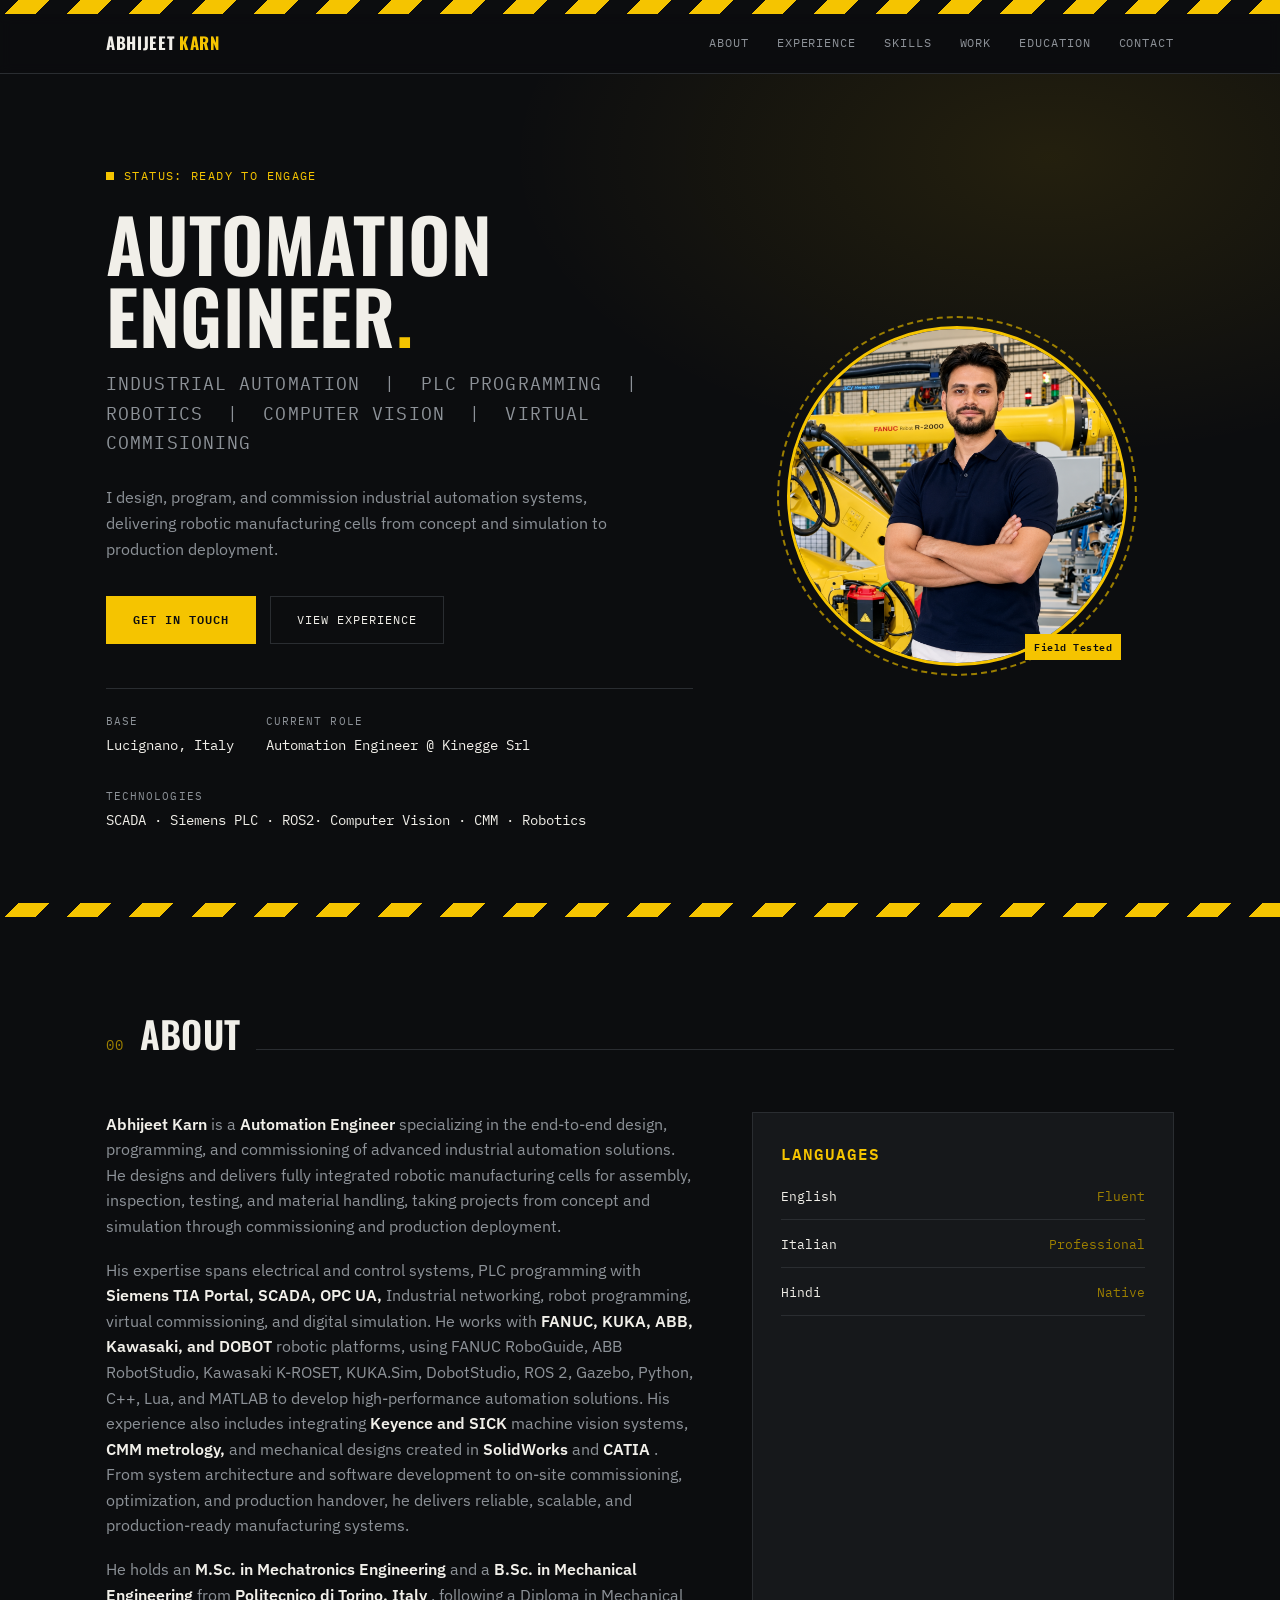
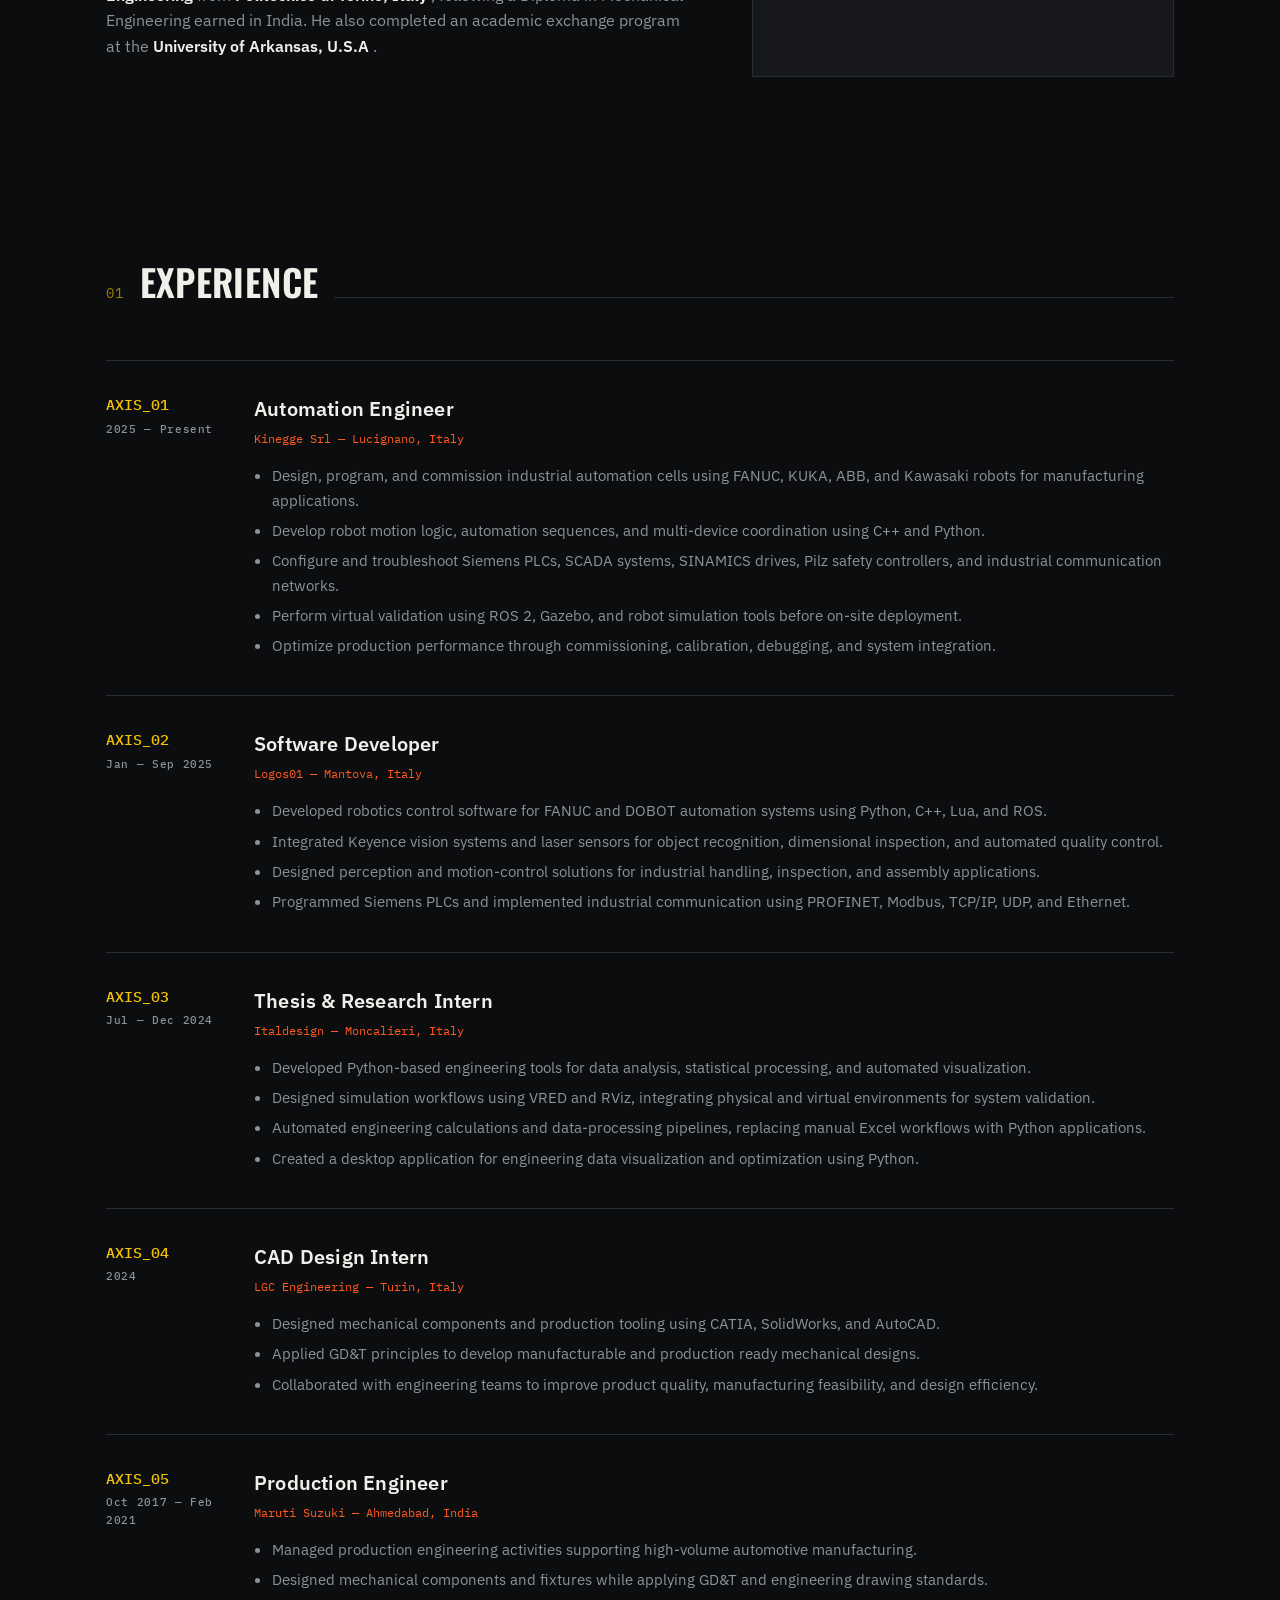
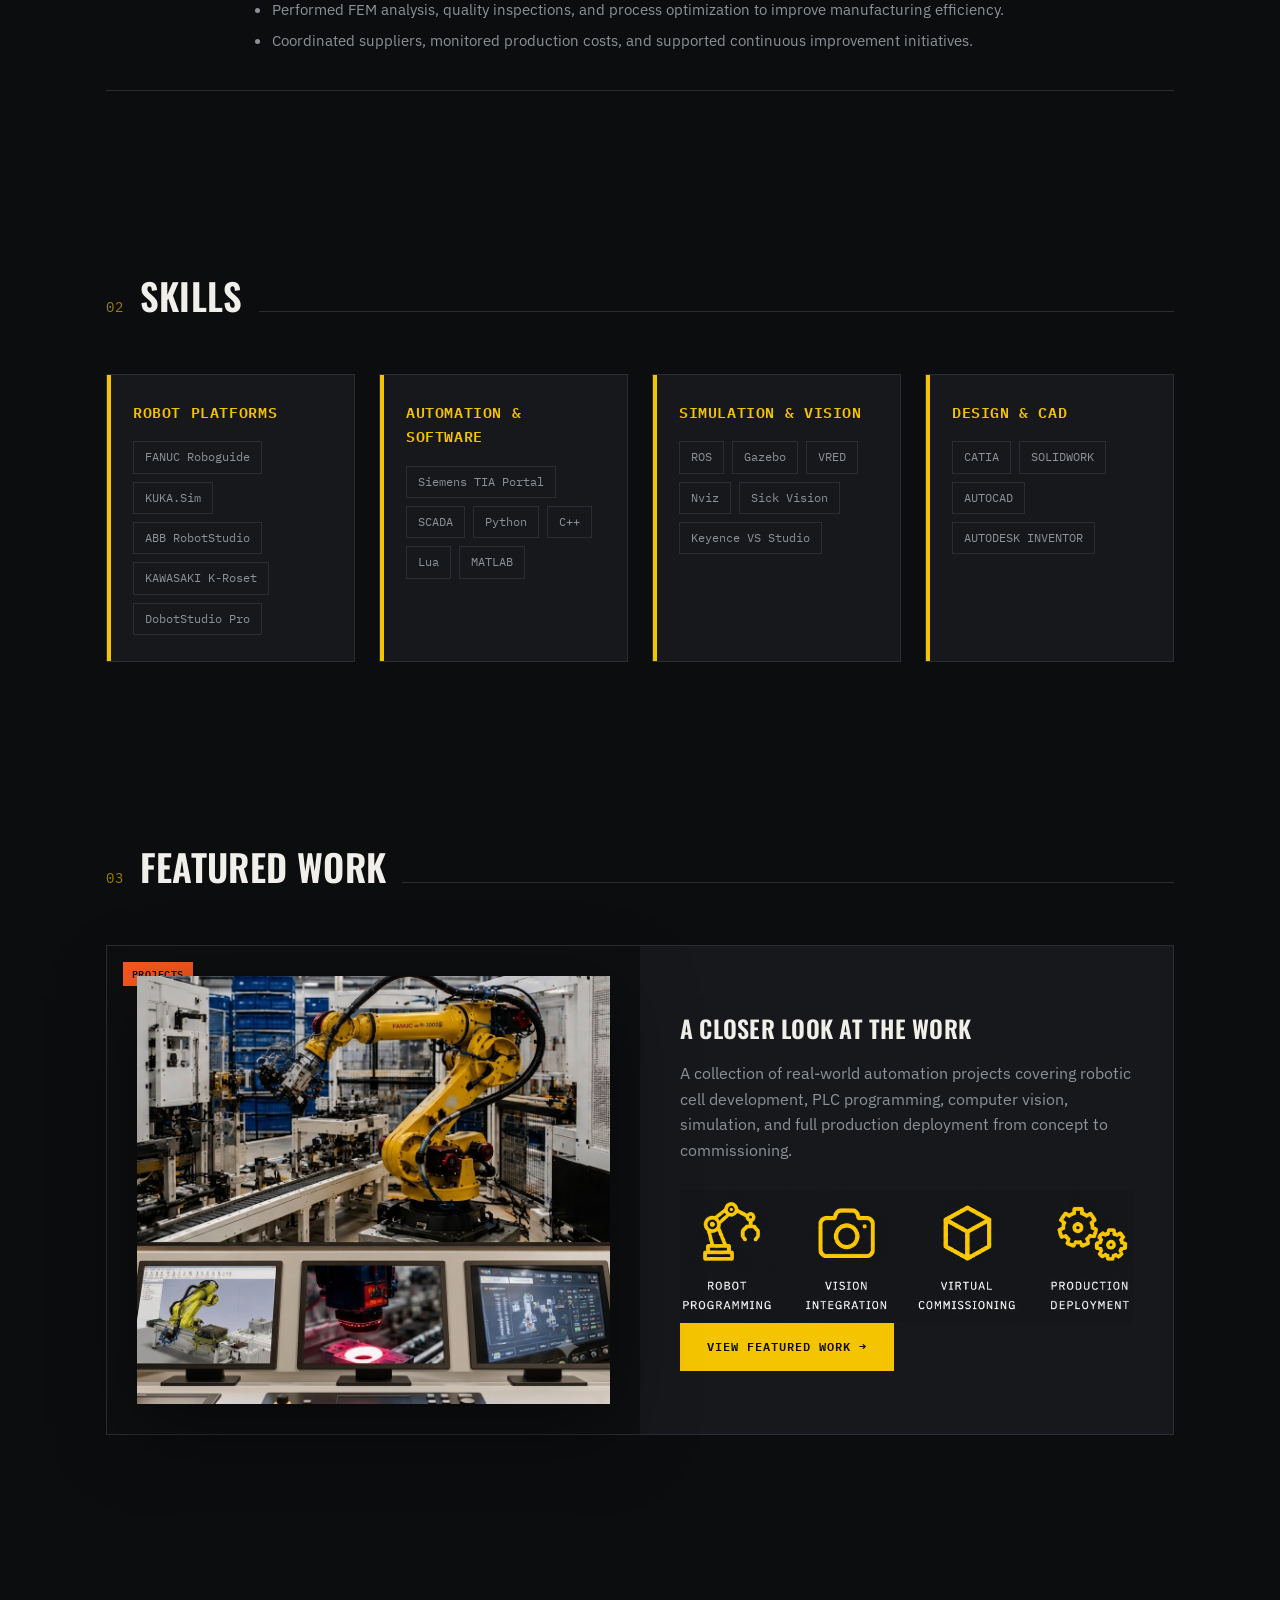
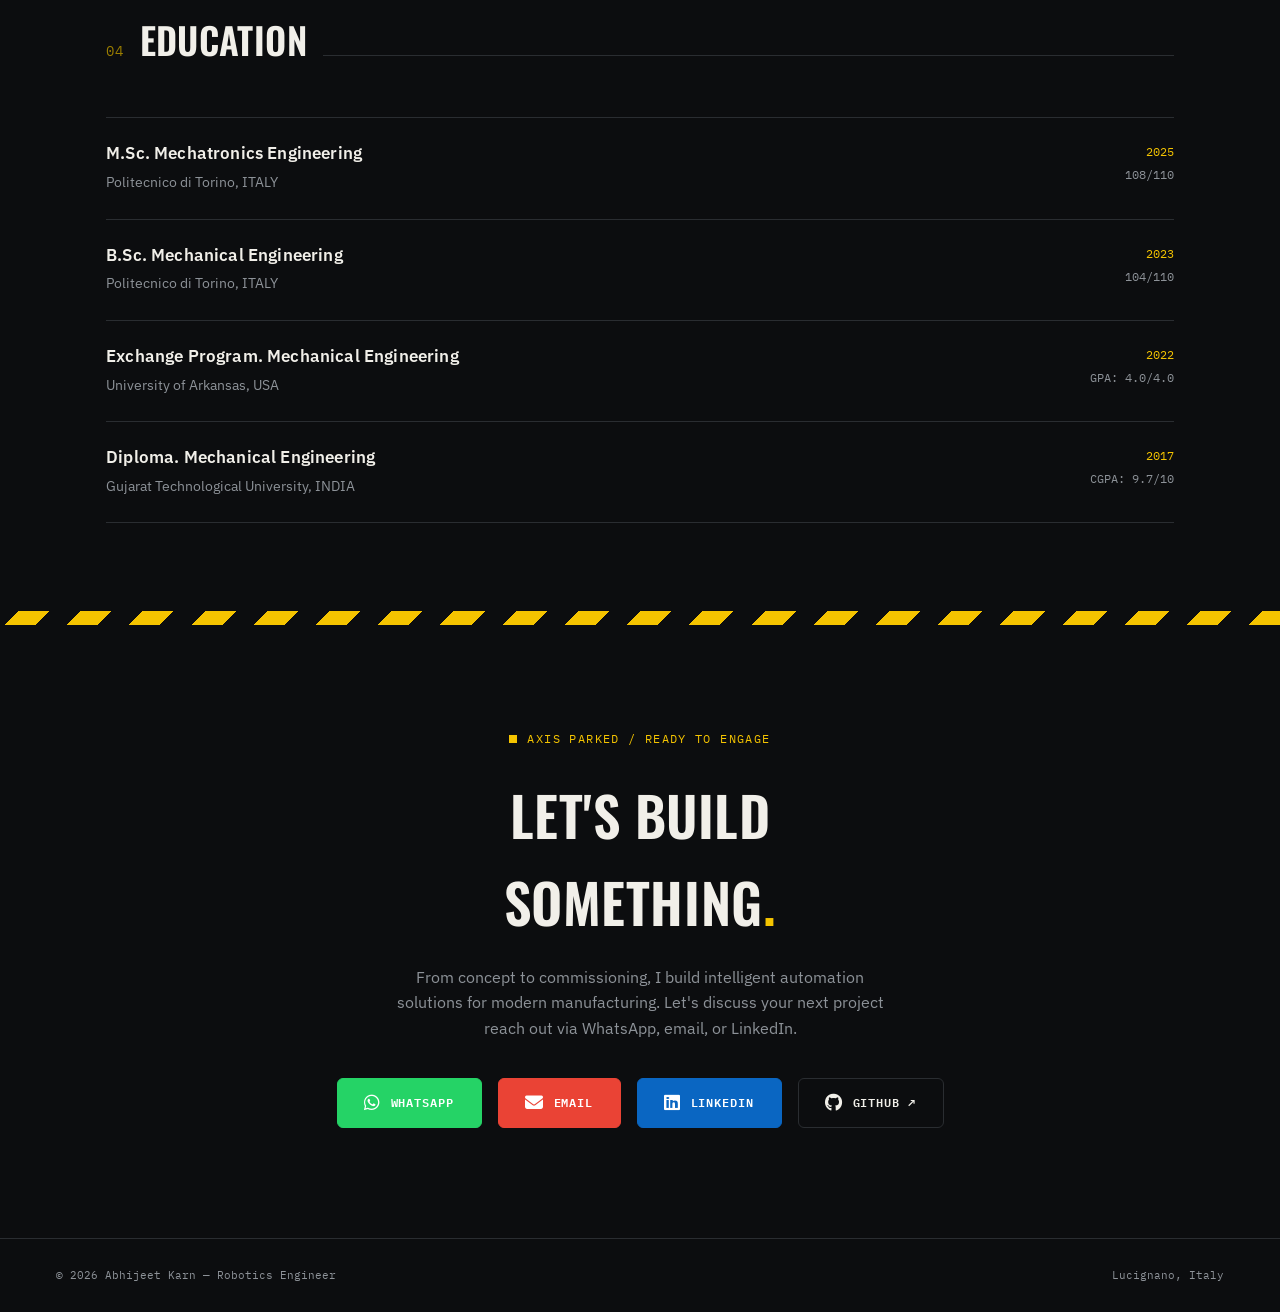
<file: index.html>
<!DOCTYPE html>
<html lang="en">
<head>
<meta charset="UTF-8">
<meta name="viewport" content="width=device-width, initial-scale=1.0">
<title>Abhijeet Karn — Automation Engineer</title>
<link rel="preconnect" href="https://fonts.googleapis.com">
<link rel="preconnect" href="https://fonts.gstatic.com" crossorigin>
<link href="https://fonts.googleapis.com/css2?family=Oswald:wght@400;500;600;700&family=IBM+Plex+Sans:wght@400;500;600&family=IBM+Plex+Mono:wght@400;500&display=swap" rel="stylesheet">
<link rel="stylesheet" href="styles.css">
</head>
<body>

<div class="hazard"></div>

<header class="nav">
  <div class="nav-inner">
    <div class="nav-logo">ABHIJEET <span>KARN</span></div>
    <nav class="nav-links">
      <a href="#about">About</a>
      <a href="#experience">Experience</a>
      <a href="#skills">Skills</a>
      <a href="work.html">Work</a>
      <a href="#education">Education</a>
      <a href="#contact">Contact</a>
    </nav>
  </div>
</header>

<section class="hero">
  <div class="wrap hero-grid">
    <div>
      <div class="eyebrow mono">Status: Ready to engage</div>
      <h1>Automation<br>Engineer<span class="accent">.</span></h1>
      <div class="hero-role mono">Industrial Automation &nbsp;|&nbsp; PLC Programming &nbsp;|&nbsp; Robotics &nbsp;|&nbsp; Computer Vision &nbsp;|&nbsp; Virtual Commisioning</div>
      <p class="hero-desc">I design, program, and commission industrial automation systems, delivering robotic manufacturing cells from concept and simulation to production deployment.</p>
      <div class="hero-cta">
        <a href="#contact" class="btn btn-solid">Get in touch</a>
        <a href="#experience" class="btn btn-ghost">View experience</a>
      </div>
      <div class="hero-meta">
        <div><div class="label">Base</div><div class="value">Lucignano, Italy</div></div>
        <div><div class="label">Current role</div><div class="value">Automation Engineer @ Kinegge Srl</div></div>
        <div><div class="label">TECHNOLOGIES</div><div class="value">SCADA · Siemens PLC · ROS2· Computer Vision · CMM · Robotics </div></div>
      </div>
    </div>
    <div class="hero-photo-col">
      <div class="photo-ring">
        <img src="images/abhi.jpg" alt="Abhijeet Karn">
        <div class="photo-tag">Field Tested</div>
      </div>
    </div>
  </div>
</section>

<div class="hazard"></div>

<section id="about">
  <div class="wrap">
    <div class="section-head">
      <span class="section-num mono">00</span>
      <h2>About</h2>
      <div class="section-line"></div>
    </div>
    <div class="about-grid">
      <div class="about-text">
        <p><strong>Abhijeet Karn</strong> is a <strong>Automation Engineer </strong> specializing in the end-to-end design, programming, and commissioning of advanced industrial automation solutions. He designs and delivers fully integrated robotic manufacturing cells for assembly, inspection, testing, and material handling, taking projects from concept and simulation through commissioning and production deployment.</p>
        <p>His expertise spans electrical and control systems, PLC programming with <strong> Siemens TIA Portal, SCADA, OPC UA, </strong> Industrial networking, robot programming, virtual commissioning, and digital simulation. He works with <strong> FANUC, KUKA, ABB, Kawasaki, and DOBOT </strong> robotic platforms, using FANUC RoboGuide, ABB RobotStudio, Kawasaki K-ROSET, KUKA.Sim, DobotStudio, ROS 2, Gazebo, Python, C++, Lua, and MATLAB to develop high-performance automation solutions. His experience also includes integrating <strong> Keyence and SICK </strong> machine vision systems, <strong> CMM metrology, </strong> and mechanical designs created in <strong> SolidWorks </strong> and <strong> CATIA </strong>. From system architecture and software development to on-site commissioning, optimization, and production handover, he delivers reliable, scalable, and production-ready manufacturing systems. </p>
        <p>He holds an <strong> M.Sc. in Mechatronics Engineering </strong> and a <strong> B.Sc. in Mechanical Engineering </strong> from <strong> Politecnico di Torino, Italy </strong>, following a Diploma in Mechanical Engineering earned in India. He also completed an academic exchange program at the <strong> University of Arkansas, U.S.A </strong>. </p>
      </div>
      <div class="panel-box">
        <h3 class="mono">Languages</h3>
        <div class="lang-list">
          <div class="lang-row"><span>English</span><span class="level">Fluent</span></div>
          <div class="lang-row"><span>Italian</span><span class="level">Professional</span></div>
          <div class="lang-row"><span>Hindi</span><span class="level">Native</span></div>
        </div>
      </div>
    </div>
  </div>
</section>

<section id="experience">
  <div class="wrap">
    <div class="section-head">
      <span class="section-num mono">01</span>
      <h2>Experience</h2>
      <div class="section-line"></div>
    </div>

    <div class="axis-item">
      <div class="axis-label">AXIS_01<span class="sub">2025 — Present</span></div>
      <div class="axis-role">
        <h3>Automation Engineer</h3>
        <span class="org">Kinegge Srl — Lucignano, Italy</span>
        <ul>
          <li>Design, program, and commission industrial automation cells using FANUC, KUKA, ABB, and Kawasaki robots for manufacturing applications.</li>
          <li>Develop robot motion logic, automation sequences, and multi-device coordination using C++ and Python.</li>
          <li>Configure and troubleshoot Siemens PLCs, SCADA systems, SINAMICS drives, Pilz safety controllers, and industrial communication networks.</li>
          <li>Perform virtual validation using ROS 2, Gazebo, and robot simulation tools before on-site deployment.</li>
          <li>Optimize production performance through commissioning, calibration, debugging, and system integration.</li>
        </ul>
      </div>
    </div>

    <div class="axis-item">
      <div class="axis-label">AXIS_02<span class="sub">Jan — Sep 2025</span></div>
      <div class="axis-role">
        <h3>Software Developer</h3>
        <span class="org">Logos01 — Mantova, Italy</span>
        <ul>
          <li>Developed robotics control software for FANUC and DOBOT automation systems using Python, C++, Lua, and ROS.</li>
          <li>Integrated Keyence vision systems and laser sensors for object recognition, dimensional inspection, and automated quality control.</li>
          <li>Designed perception and motion-control solutions for industrial handling, inspection, and assembly applications.</li>
          <li>Programmed Siemens PLCs and implemented industrial communication using PROFINET, Modbus, TCP/IP, UDP, and Ethernet.</li>
        </ul>
      </div>
    </div>

    <div class="axis-item">
      <div class="axis-label">AXIS_03<span class="sub">Jul — Dec 2024</span></div>
      <div class="axis-role">
        <h3>Thesis &amp; Research Intern</h3>
        <span class="org">Italdesign — Moncalieri, Italy</span>
        <ul>
          <li>Developed Python-based engineering tools for data analysis, statistical processing, and automated visualization.</li>
          <li>Designed simulation workflows using VRED and RViz, integrating physical and virtual environments for system validation.</li>
          <li>Automated engineering calculations and data-processing pipelines, replacing manual Excel workflows with Python applications.</li>
          <li>Created a desktop application for engineering data visualization and optimization using Python.</li>
        </ul>
      </div>
    </div>

    <div class="axis-item">
      <div class="axis-label">AXIS_04<span class="sub">2024</span></div>
      <div class="axis-role">
        <h3>CAD Design Intern</h3>
        <span class="org">LGC Engineering — Turin, Italy</span>
        <ul>
          <li>Designed mechanical components and production tooling using CATIA, SolidWorks, and AutoCAD.</li>
          <li>Applied GD&amp;T principles to develop manufacturable and production ready mechanical designs.</li>
          <li>Collaborated with engineering teams to improve product quality, manufacturing feasibility, and design efficiency.</li>
        </ul>
      </div>
    </div>

    <div class="axis-item">
      <div class="axis-label">AXIS_05<span class="sub">Oct 2017 — Feb 2021</span></div>
      <div class="axis-role">
        <h3>Production Engineer</h3>
        <span class="org">Maruti Suzuki — Ahmedabad, India</span>
        <ul>
          <li>Managed production engineering activities supporting high-volume automotive manufacturing.</li>
          <li>Designed mechanical components and fixtures while applying GD&amp;T and engineering drawing standards.</li>
          <li>Performed FEM analysis, quality inspections, and process optimization to improve manufacturing efficiency.</li>
          <li>Coordinated suppliers, monitored production costs, and supported continuous improvement initiatives.</li>
        </ul>
      </div>
    </div>

  </div>
</section>

<section id="skills">
  <div class="wrap">
    <div class="section-head">
      <span class="section-num mono">02</span>
      <h2>Skills</h2>
      <div class="section-line"></div>
    </div>
    <div class="skills-grid">
      <div class="skill-card">
        <h3 class="mono">Robot Platforms</h3>
        <div class="chip-row">
          <span class="chip">FANUC Roboguide</span>
          <span class="chip">KUKA.Sim</span>
          <span class="chip">ABB RobotStudio</span>
          <span class="chip">KAWASAKI K-Roset</span>
          <span class="chip">DobotStudio Pro</span>
        </div>
      </div>
      <div class="skill-card">
        <h3 class="mono">Automation &amp; Software</h3>
        <div class="chip-row">
          <span class="chip">Siemens TIA Portal</span>
          <span class="chip">SCADA</span>
          <span class="chip">Python</span>
          <span class="chip">C++</span>
          <span class="chip">Lua</span>
          <span class="chip">MATLAB</span>
        </div>
      </div>
      <div class="skill-card">
        <h3 class="mono">Simulation &amp; Vision</h3>
        <div class="chip-row">
          <span class="chip">ROS</span>
          <span class="chip">Gazebo</span>
          <span class="chip">VRED</span>
          <span class="chip">Nviz</span>
          <span class="chip">Sick Vision</span>
          <span class="chip">Keyence VS Studio</span>
        </div>
      </div>
      <div class="skill-card">
        <h3 class="mono">Design &amp; CAD</h3>
        <div class="chip-row">
          <span class="chip">CATIA</span>
          <span class="chip">SOLIDWORK</span>
          <span class="chip">AUTOCAD</span>
          <span class="chip">AUTODESK INVENTOR</span>
        </div>
      </div>
    </div>
  </div>
</section>

<section id="projects">
  <div class="wrap">
    <div class="section-head">
      <span class="section-num mono">03</span>
      <h2>Featured Work</h2>
      <div class="section-line"></div>
    </div>

    <div class="work-teaser">
      <div class="work-teaser-media">
        <span class="tag mono">Projects</span>
        <img src="images/fanuc.png" alt="FANUC dual-arm robot cell working on a vehicle body">
      </div>

      <div class="work-teaser-body">
        <h3>A closer look at the work</h3>
        <p>A collection of real-world automation projects covering robotic cell development, PLC programming, computer vision, simulation, and full production deployment from concept to commissioning.</p>
        <div>


        <!-- Project Highlights -->
<div class="project-highlights">
    <img src="images/highlight2.png"
         alt="Project capabilities">
</div> 

          <a href="work.html" class="btn btn-solid">View Featured Work &rarr;</a>
        </div>
      </div>
    </div>
  </div>
</section>

<section id="education" class="education">
  <div class="wrap">

    <div class="section-head">
      <span class="section-num mono">04</span>
      <h2>Education</h2>
      <div class="section-line"></div>
    </div>

    <div class="edu-item">
      <div class="edu-left">
        <h3>M.Sc. Mechatronics Engineering</h3>
        <span>Politecnico di Torino, ITALY</span>
      </div>
      <div class="edu-right">
        <span class="yr">2025</span>
        <span class="score">108/110</span>
      </div>
    </div>

    <div class="edu-item">
      <div class="edu-left">
        <h3>B.Sc. Mechanical Engineering</h3>
        <span>Politecnico di Torino, ITALY</span>
      </div>
      <div class="edu-right">
        <span class="yr">2023</span>
        <span class="score">104/110</span>
      </div>
    </div>

    <div class="edu-item">
      <div class="edu-left">
        <h3>Exchange Program. Mechanical Engineering</h3>
        <span>University of Arkansas, USA</span>
      </div>
      <div class="edu-right">
        <span class="yr">2022</span>
        <span class="score">GPA: 4.0/4.0</span>
      </div>
    </div>

    <div class="edu-item">
      <div class="edu-left">
        <h3>Diploma. Mechanical Engineering</h3>
        <span>Gujarat Technological University, INDIA </span>
      </div>
      <div class="edu-right">
        <span class="yr">2017</span>
        <span class="score">CGPA: 9.7/10</span>
      </div>
    </div>

  </div>
</section>

<div class="hazard"></div>

<section id="contact" class="contact">
  <link rel="stylesheet"href="https://cdnjs.cloudflare.com/ajax/libs/font-awesome/6.6.0/css/all.min.css">
  <div class="wrap">
    <div class="eyebrow mono" style="justify-content:center;">Axis parked / ready to engage</div>
    <h2>Let's build<br>something<span style="color:var(--yellow)">.</span></h2>
    <p>From concept to commissioning, I build intelligent automation solutions for modern manufacturing. Let's discuss your next project reach out via WhatsApp, email, or LinkedIn.</p>
    <div class="contact-links">
      <a href="https://wa.me/393471992531" target="_blank" class="btn btn-whatsapp"> <i class="fab fa-whatsapp"></i> WhatsApp</a>
      <a href="mailto:abhijeet.karn1463@gmail.com?subject=Project%20Inquiry" class="btn btn-email"> <i class="fas fa-envelope"></i> Email</a>
      <a href="https://www.linkedin.com/in/abhijeet-karn-062552154/" target="_blank" class="btn btn-linkedin"> <i class="fab fa-linkedin"></i> LinkedIn</a>
      <a href="https://github.com/abhijeet9-beep" target="_blank" class="btn btn-ghost">  <i class="fab fa-github"></i> GitHub ↗</a>
    </div>
  </div>
</section>

<footer>
  <div>© 2026 Abhijeet Karn — Robotics Engineer</div>
  <div>Lucignano, Italy</div>
</footer>

</body>
</html>
</file>
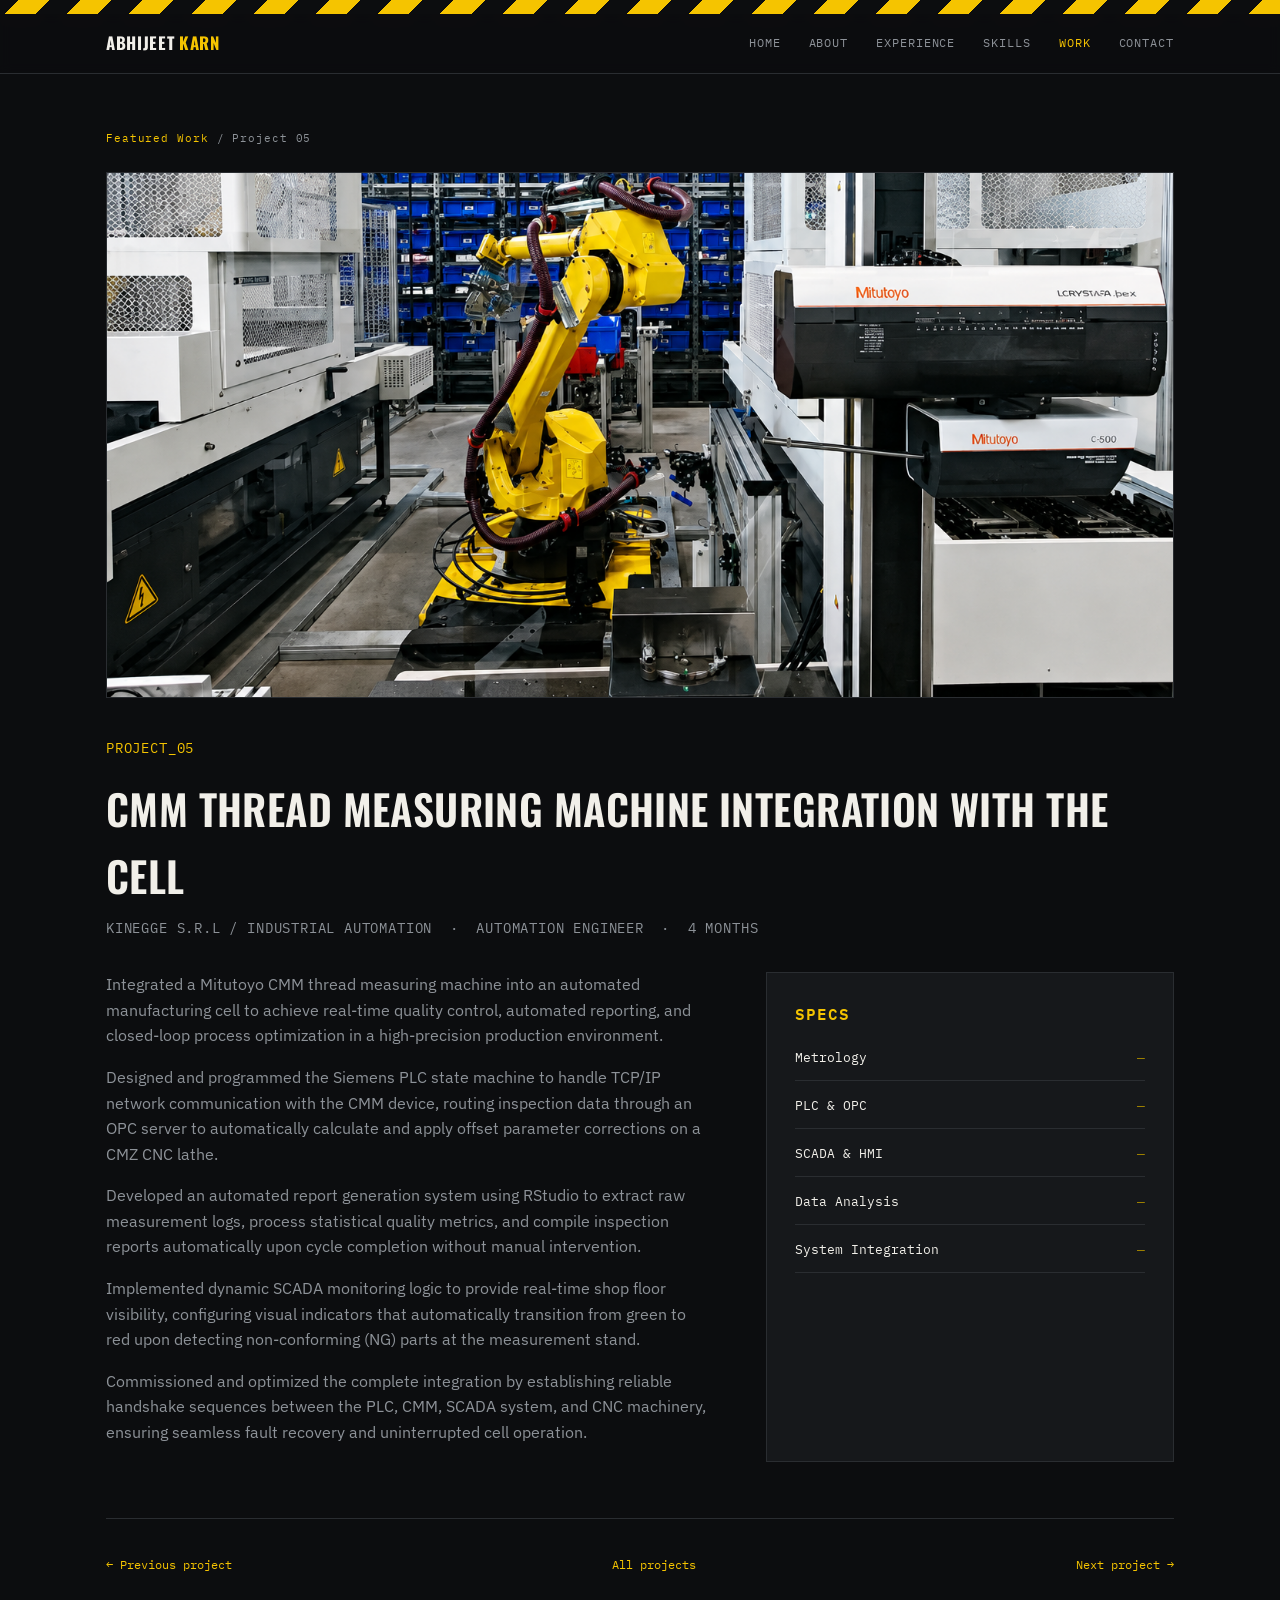
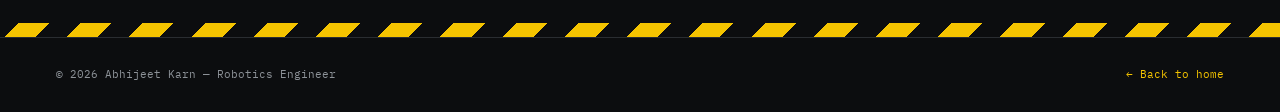
<file: project-5.html>
<!DOCTYPE html>
<html lang="en">
<head>
<meta charset="UTF-8">
<meta name="viewport" content="width=device-width, initial-scale=1.0">
<title>Project 05 — Abhijeet Karn</title>
<link rel="preconnect" href="https://fonts.googleapis.com">
<link rel="preconnect" href="https://fonts.gstatic.com" crossorigin>
<link href="https://fonts.googleapis.com/css2?family=Oswald:wght@400;500;600;700&family=IBM+Plex+Sans:wght@400;500;600&family=IBM+Plex+Mono:wght@400;500&display=swap" rel="stylesheet">
<link rel="stylesheet" href="styles.css">
</head>
<body>

<div class="hazard"></div>

<header class="nav">
  <div class="nav-inner">
    <div class="nav-logo">ABHIJEET <span>KARN</span></div>
    <nav class="nav-links">
      <a href="index.html">Home</a>
      <a href="index.html#about">About</a>
      <a href="index.html#experience">Experience</a>
      <a href="index.html#skills">Skills</a>
      <a href="work.html" class="active">Work</a>
      <a href="index.html#contact">Contact</a>
    </nav>
  </div>
</header>

<section class="project-hero">
  <div class="wrap">
    <div class="breadcrumb"><a href="work.html">Featured Work</a> / Project 05</div>

    <div class="project-hero-media">
      <img src="images/cmm.png" alt="Project 05">
    </div>

    <div class="project-title-row">
      <span class="tagnum mono">PROJECT_05</span>
      <h1>CMM Thread measuring machine integration with the Cell</h1>
    </div>
    <div class="project-sub mono">Kinegge S.R.L / Industrial Automation &nbsp;·&nbsp; Automation Engineer &nbsp;·&nbsp; 4 months</div>

    <div class="project-body-grid">
      <div class="about-text">
        <p>Integrated a Mitutoyo CMM thread measuring machine into an automated manufacturing cell to achieve real-time quality control, automated reporting, and closed-loop process optimization in a high-precision production environment.</p>
        <p>Designed and programmed the Siemens PLC state machine to handle TCP/IP network communication with the CMM device, routing inspection data through an OPC server to automatically calculate and apply offset parameter corrections on a CMZ CNC lathe.</p>
        <p>Developed an automated report generation system using RStudio to extract raw measurement logs, process statistical quality metrics, and compile inspection reports automatically upon cycle completion without manual intervention.</p>
        <p>Implemented dynamic SCADA monitoring logic to provide real-time shop floor visibility, configuring visual indicators that automatically transition from green to red upon detecting non-conforming (NG) parts at the measurement stand.</p>
        <p>Commissioned and optimized the complete integration by establishing reliable handshake sequences between the PLC, CMM, SCADA system, and CNC machinery, ensuring seamless fault recovery and uninterrupted cell operation.</p>
      </div>
      <div class="panel-box">
        <h3 class="mono">Specs</h3>
        <div class="lang-list">
          <div class="lang-row"><span>Metrology</span><span class="level">—</span></div>
          <div class="lang-row"><span>PLC & OPC</span><span class="level">—</span></div>
          <div class="lang-row"><span>SCADA & HMI</span><span class="level">—</span></div>
          <div class="lang-row"><span>Data Analysis</span><span class="level">—</span></div>
          <div class="lang-row"><span>System Integration</span><span class="level">—</span></div>
        </div>
      </div>
    </div>

    <div class="project-nav-links">
      <a href="project-4.html">&larr; Previous project</a>
      <a href="work.html">All projects</a>
      <a href="project-1.html">Next project &rarr;</a>
    </div>
  </div>
</section>

<div class="hazard"></div>

<footer>
  <div>© 2026 Abhijeet Karn — Robotics Engineer</div>
  <div><a href="index.html" style="color:var(--yellow)">&larr; Back to home</a></div>
</footer>

</body>
</html>
</file>
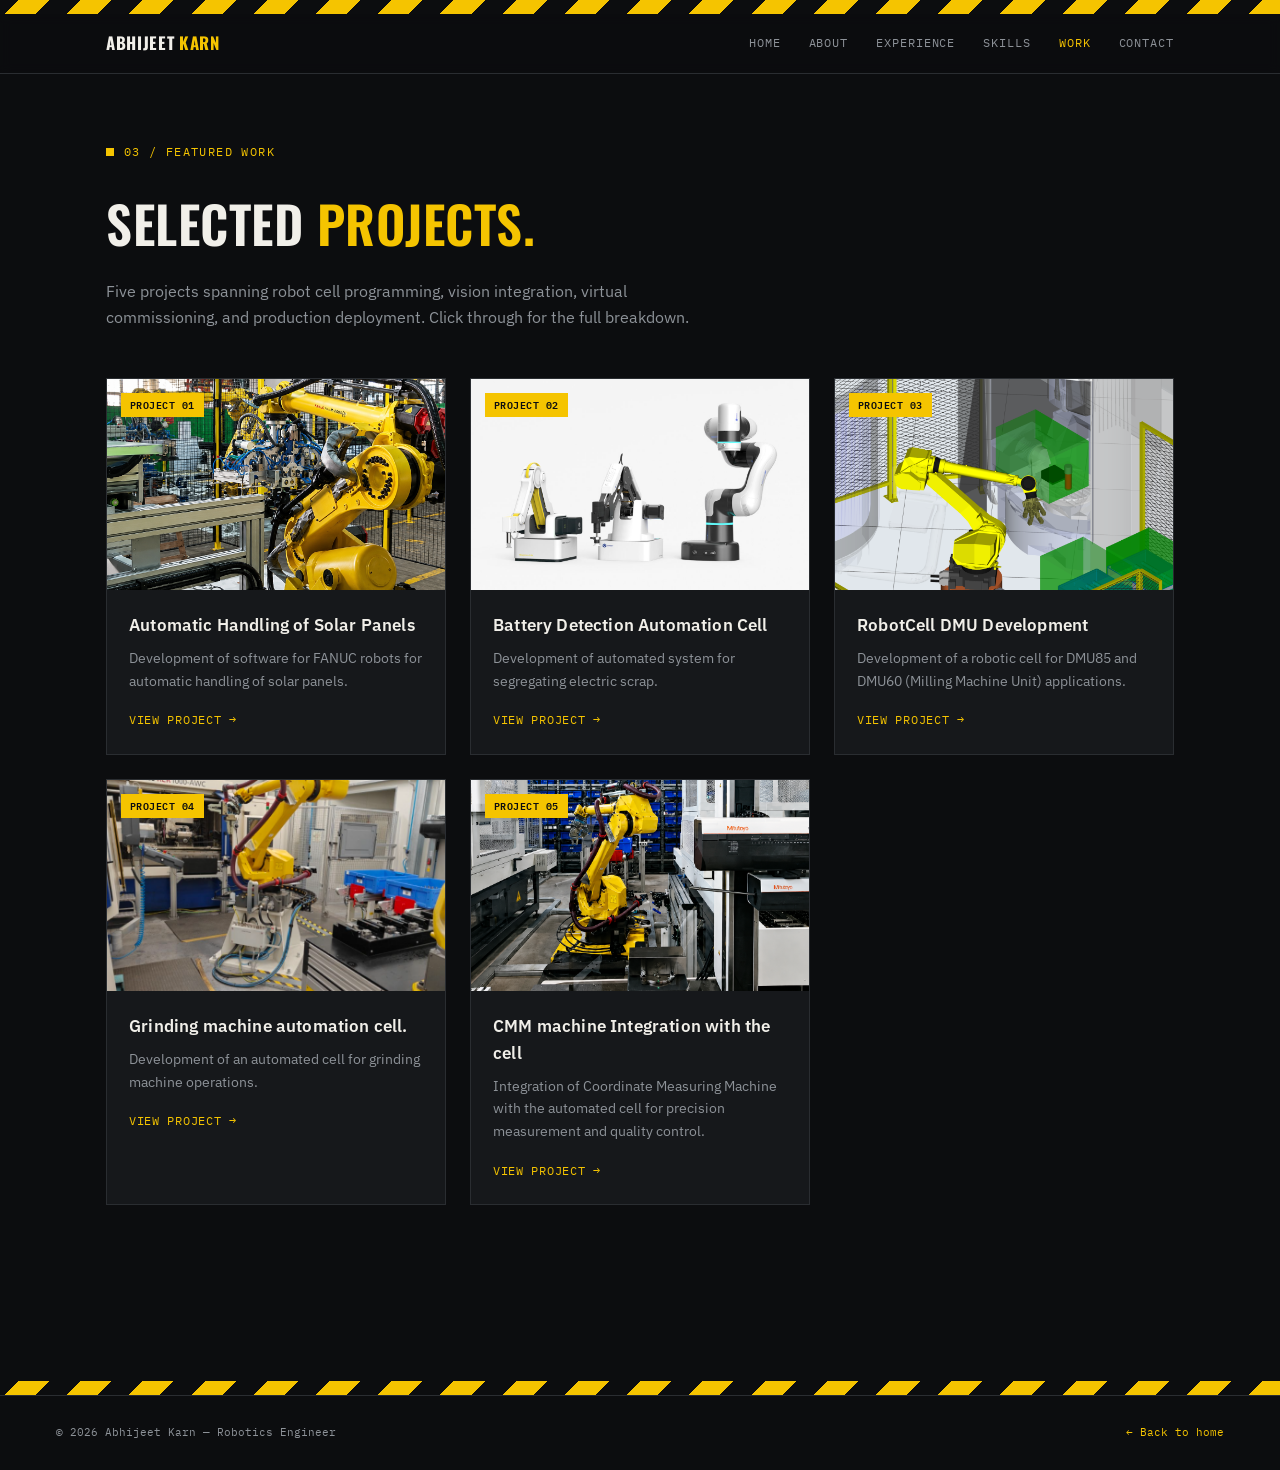
<file: work.html>
<!DOCTYPE html>
<html lang="en">
<head>
<meta charset="UTF-8">
<meta name="viewport" content="width=device-width, initial-scale=1.0">
<title>Featured Work — Abhijeet Karn</title>
<link rel="preconnect" href="https://fonts.googleapis.com">
<link rel="preconnect" href="https://fonts.gstatic.com" crossorigin>
<link href="https://fonts.googleapis.com/css2?family=Oswald:wght@400;500;600;700&family=IBM+Plex+Sans:wght@400;500;600&family=IBM+Plex+Mono:wght@400;500&display=swap" rel="stylesheet">
<link rel="stylesheet" href="styles.css">
</head>
<body>

<div class="hazard"></div>

<header class="nav">
  <div class="nav-inner">
    <div class="nav-logo">ABHIJEET <span>KARN</span></div>
    <nav class="nav-links">
      <a href="index.html">Home</a>
      <a href="index.html#about">About</a>
      <a href="index.html#experience">Experience</a>
      <a href="index.html#skills">Skills</a>
      <a href="work.html" class="active">Work</a>
      <a href="index.html#contact">Contact</a>
    </nav>
  </div>
</header>

<section class="page-header">
  <div class="wrap">
    <div class="eyebrow mono">03 / Featured Work</div>
    <h1>Selected <span style="color:var(--yellow)">Projects.</span></h1>
    <p>Five projects spanning robot cell programming, vision integration, virtual commissioning, and production deployment. Click through for the full breakdown.</p>
  </div>
</section>

<section style="padding-top:24px;">
  <div class="wrap">
    <div class="work-grid">

      <a href="project-1.html" class="work-card">
        <div class="work-card-media">
          <span class="work-card-num mono">Project 01</span>
          <img src="images/compton.png" alt="Project 01">
        </div>
        <div class="work-card-body">
          <h3>Automatic Handling of Solar Panels</h3>
          <p>Development of software for FANUC robots for automatic handling of solar panels.</p>
          <span class="work-card-arrow mono">View project &rarr;</span>
        </div>
      </a>

      <a href="project-2.html" class="work-card">
        <div class="work-card-media">
          <span class="work-card-num mono">Project 02</span>
          <img src="images/dobot.png" alt="Project 02">
        </div>
        <div class="work-card-body">
          <h3>Battery Detection Automation Cell</h3>
          <p>Development of automated system for segregating electric scrap.</p>
          <span class="work-card-arrow mono">View project &rarr;</span>
        </div>
      </a>

      <a href="project-3.html" class="work-card">
        <div class="work-card-media">
          <span class="work-card-num mono">Project 03</span>
          <img src="images/dmucell2.png" alt="Project 03">
        </div>
        <div class="work-card-body">
          <h3>RobotCell DMU Development</h3>
          <p>Development of a robotic cell for DMU85 and DMU60 (Milling Machine Unit) applications.</p>
          <span class="work-card-arrow mono">View project &rarr;</span>
        </div>
      </a>

      <a href="project-4.html" class="work-card">
        <div class="work-card-media">
          <span class="work-card-num mono">Project 04</span>
          <img src="images/grinding.png" alt="Project 04">
        </div>
        <div class="work-card-body">
          <h3>Grinding machine automation cell.</h3>
          <p>Development of an automated cell for grinding machine operations.</p>
          <span class="work-card-arrow mono">View project &rarr;</span>
        </div>
      </a>

      <a href="project-5.html" class="work-card">
        <div class="work-card-media">
          <span class="work-card-num mono">Project 05</span>
          <img src="images/cmm.png" alt="Project 05">
        </div>
        <div class="work-card-body">
          <h3>CMM machine Integration with the cell</h3>
          <p>Integration of Coordinate Measuring Machine with the automated cell for precision measurement and quality control.</p>
          <span class="work-card-arrow mono">View project &rarr;</span>
        </div>
      </a>

    </div>
  </div>
</section>

<div class="hazard" style="margin-top:88px;"></div>

<footer>
  <div>© 2026 Abhijeet Karn — Robotics Engineer</div>
  <div><a href="index.html" style="color:var(--yellow)">&larr; Back to home</a></div>
</footer>

</body>
</html>
</file>
<file: styles.css>
:root{
  --bg: #0c0d0f;
  --panel: #16181b;
  --panel-2: #1c1f23;
  --yellow: #f5c400;
  --yellow-dim: #9c7f00;
  --orange: #ff5a1f;
  --text: #f1efe9;
  --text-mute: #8d9298;
  --line: #2a2d31;
  --stripe-size: 22px;
}
*{box-sizing:border-box; margin:0; padding:0;}
html{scroll-behavior:smooth;}
body{
  background:var(--bg);
  color:var(--text);
  font-family:'IBM Plex Sans', sans-serif;
  line-height:1.6;
  -webkit-font-smoothing:antialiased;
}
::selection{background:var(--yellow); color:#0c0d0f;}
a{color:inherit; text-decoration:none;}
img{display:block; max-width:100%;}

.mono{
  font-family:'IBM Plex Mono', monospace;
  letter-spacing:0.06em;
  text-transform:uppercase;
}

h1,h2,h3{
  font-family:'Oswald', sans-serif;
  text-transform:uppercase;
  letter-spacing:0.01em;
  font-weight:600;
}

.wrap{
  max-width:1180px;
  margin:0 auto;
  padding:0 clamp(20px, 5vw, 56px);
}

/* Hazard stripe bar - signature element */
.hazard{
  height:14px;
  width:100%;
  background: repeating-linear-gradient(
    -45deg,
    var(--yellow),
    var(--yellow) var(--stripe-size),
    #0c0d0f var(--stripe-size),
    #0c0d0f calc(var(--stripe-size) * 2)
  );
}

/* NAV */
header.nav{
  position:sticky; top:0; z-index:50;
  background:rgba(12,13,15,0.92);
  backdrop-filter:blur(6px);
  border-bottom:1px solid var(--line);
}
.nav-inner{
  display:flex; align-items:center; justify-content:space-between;
  padding:16px clamp(20px,5vw,56px);
  max-width:1180px; margin:0 auto;
}
.nav-logo{
  font-family:'Oswald', sans-serif;
  font-weight:700;
  font-size:1.05rem;
  letter-spacing:0.04em;
}
.nav-logo span{color:var(--yellow);}
.nav-links{
  display:flex; gap:28px;
  font-family:'IBM Plex Mono', monospace;
  font-size:0.72rem;
  letter-spacing:0.08em;
  text-transform:uppercase;
}
.nav-links a{color:var(--text-mute); transition:color .2s;}
.nav-links a:hover{color:var(--yellow);}
.nav-links a.active{color:var(--yellow);}
@media (max-width:720px){ .nav-links{display:none;} }

/* HERO */
.hero{
  position:relative;
  padding:88px 0 72px;
  overflow:hidden;
  background:
    radial-gradient(ellipse 900px 500px at 82% 10%, rgba(245,196,0,0.10), transparent 60%),
    var(--bg);
}
.hero-grid{
  display:grid;
  grid-template-columns:1.15fr 0.85fr;
  gap:48px;
  align-items:center;
}
@media (max-width:860px){
  .hero-grid{grid-template-columns:1fr; text-align:left;}
  .hero-photo-col{order:-1; max-width:220px;}
}
.eyebrow{
  display:inline-flex; align-items:center; gap:10px;
  font-family:'IBM Plex Mono', monospace;
  font-size:0.72rem; letter-spacing:0.12em;
  color:var(--yellow);
  margin-bottom:22px;
}
.eyebrow::before{
  content:"";
  width:8px; height:8px;
  background:var(--yellow);
  display:inline-block;
  animation:blink 2s infinite;
}
@keyframes blink{ 0%,100%{opacity:1;} 50%{opacity:0.25;} }

.hero h1{
  font-size:clamp(2.6rem, 6vw, 4.6rem);
  line-height:0.98;
  margin-bottom:18px;
}
.hero h1 .accent{color:var(--yellow);}
.hero-role{
  font-family:'IBM Plex Mono', monospace;
  font-size:clamp(0.95rem,2vw,1.15rem);
  color:var(--text-mute);
  margin-bottom:26px;
}
.hero-desc{
  max-width:52ch;
  color:var(--text-mute);
  font-size:1.02rem;
  margin-bottom:34px;
}
.hero-cta{
  display:flex; gap:14px; flex-wrap:wrap;
}
.btn{
  display:inline-flex; align-items:center; gap:8px;
  padding:13px 26px;
  font-family:'IBM Plex Mono', monospace;
  font-size:0.78rem;
  letter-spacing:0.08em;
  text-transform:uppercase;
  border:1px solid var(--yellow);
  transition:all .2s;
  cursor:pointer;
}
.btn-solid{
  background:var(--yellow);
  color:#0c0d0f;
  font-weight:600;
}
.btn-solid:hover{background:#fff; border-color:#fff;}
.btn-ghost{
  color:var(--text);
  border-color:var(--line);
}
.btn-ghost:hover{border-color:var(--yellow); color:var(--yellow);}

.hero-meta{
  display:flex; gap:32px; margin-top:44px;
  padding-top:24px;
  border-top:1px solid var(--line);
  flex-wrap:wrap;
}
.hero-meta div{font-family:'IBM Plex Mono', monospace;}
.hero-meta .label{font-size:0.66rem; color:var(--text-mute); letter-spacing:0.1em; text-transform:uppercase; margin-bottom:4px;}
.hero-meta .value{font-size:0.86rem; color:var(--text);}

.hero-photo-col{
  position:relative;
  display:flex; justify-content:center;
}
.photo-ring{
  position:relative;
  width:min(340px, 80vw);
  aspect-ratio:1/1;
}
.photo-ring::before{
  content:"";
  position:absolute; inset:-10px;
  border:2px dashed var(--yellow-dim);
  border-radius:50%;
  animation:spin 40s linear infinite;
}
@media (prefers-reduced-motion: reduce){
  .photo-ring::before, .eyebrow::before{animation:none;}
}
@keyframes spin{ to{ transform:rotate(360deg); } }
.photo-ring img{
  width:100%; height:100%;
  border-radius:50%;
  object-fit:cover;
  border:3px solid var(--yellow);
}
.photo-tag{
  position:absolute;
  bottom:6px; right:6px;
  background:var(--yellow);
  color:#0c0d0f;
  font-family:'IBM Plex Mono', monospace;
  font-size:0.62rem;
  font-weight:600;
  padding:5px 9px;
  letter-spacing:0.05em;
}

/* SECTION generic */
section{padding:88px 0;}
.section-head{
  display:flex; align-items:baseline; gap:16px;
  margin-bottom:48px;
}
.section-num{
  font-family:'IBM Plex Mono', monospace;
  color:var(--yellow-dim);
  font-size:0.85rem;
}
.section-head h2{
  font-size:clamp(1.7rem, 3vw, 2.3rem);
}
.section-line{flex:1; height:1px; background:var(--line);}

/* ABOUT */
.about-grid{
  display:grid;
  grid-template-columns:1.4fr 1fr;
  gap:56px;
}
@media (max-width:800px){ .about-grid{grid-template-columns:1fr;} }
.about-text p{color:var(--text-mute); margin-bottom:18px; max-width:60ch;}
.about-text strong{color:var(--text); font-weight:600;}
.lang-list{
  display:flex; flex-direction:column; gap:14px;
}
.lang-row{
  display:flex; justify-content:space-between; align-items:center;
  padding-bottom:12px;
  border-bottom:1px solid var(--line);
  font-family:'IBM Plex Mono', monospace;
  font-size:0.82rem;
}
.lang-row .level{color:var(--yellow-dim);}
.panel-box{
  background:var(--panel);
  border:1px solid var(--line);
  padding:28px;
}
.panel-box h3{
  font-size:1rem;
  margin-bottom:20px;
  color:var(--yellow);
}

/* EXPERIENCE - axis timeline */
.axis-item{
  display:grid;
  grid-template-columns:120px 1fr;
  gap:28px;
  padding:32px 0;
  border-top:1px solid var(--line);
}
.axis-item:last-child{border-bottom:1px solid var(--line);}
@media (max-width:700px){
  .axis-item{grid-template-columns:1fr; gap:10px;}
}
.axis-label{
  font-family:'IBM Plex Mono', monospace;
  color:var(--yellow);
  font-size:0.92rem;
  font-weight:500;
}
.axis-label .sub{display:block; color:var(--text-mute); font-size:0.68rem; margin-top:4px; letter-spacing:0.06em;}
.axis-role h3{
  font-size:1.25rem;
  margin-bottom:4px;
  text-transform:none;
  font-family:'IBM Plex Sans', sans-serif;
  font-weight:600;
}
.axis-role .org{
  font-family:'IBM Plex Mono', monospace;
  font-size:0.78rem;
  color:var(--orange);
  margin-bottom:14px;
  display:block;
}
.axis-role p{color:var(--text-mute); max-width:68ch; font-size:0.95rem;}
.axis-role ul{margin-top:10px; padding-left:18px; color:var(--text-mute); font-size:0.95rem;}
.axis-role li{margin-bottom:6px;}

/* SKILLS */
.skills-grid{
  display:grid;
  grid-template-columns:repeat(auto-fit, minmax(240px,1fr));
  gap:24px;
}
.skill-card{
  background:var(--panel);
  border:1px solid var(--line);
  padding:26px;
  position:relative;
  overflow:hidden;
}
.skill-card::before{
  content:"";
  position:absolute; top:0; left:0; width:4px; height:100%;
  background:var(--yellow);
}
.skill-card h3{
  font-size:0.95rem;
  color:var(--yellow);
  margin-bottom:16px;
  letter-spacing:0.04em;
}
.chip-row{display:flex; flex-wrap:wrap; gap:8px;}
.chip{
  font-family:'IBM Plex Mono', monospace;
  font-size:0.72rem;
  padding:6px 11px;
  border:1px solid var(--line);
  color:var(--text-mute);
}

/* FEATURED WORK TEASER (on index page) */
.work-teaser{
  display:grid;
  grid-template-columns:1fr 1fr;
  gap:0;
  border:1px solid var(--line);
  background:var(--panel);
}
@media (max-width:800px){ .work-teaser{grid-template-columns:1fr;} }
.work-teaser-media{
  background:#0e0f11;
  display:flex; align-items:center; justify-content:center;
  padding:30px;
  position:relative;
  min-height:260px;
}
.work-teaser-media img{
  width:100%;
  filter:drop-shadow(0 20px 40px rgba(0,0,0,0.5));
}
.work-teaser-media .tag{
  position:absolute; top:16px; left:16px;
  font-family:'IBM Plex Mono', monospace;
  font-size:0.62rem;
  background:var(--orange);
  color:#0c0d0f;
  padding:4px 9px;
  font-weight:600;
  letter-spacing:0.05em;
}
.work-teaser-body{
  padding:40px;
  display:flex; flex-direction:column; justify-content:center;
}
.work-teaser-body h3{
  font-size:1.5rem;
  margin-bottom:14px;
}
.work-teaser-body p{color:var(--text-mute); margin-bottom:26px;}

/* WORK HUB GRID (work.html) */
.work-grid{
  display:grid;
  grid-template-columns:repeat(auto-fit, minmax(260px, 1fr));
  gap:24px;
}
.work-card{
  display:block;
  background:var(--panel);
  border:1px solid var(--line);
  overflow:hidden;
  transition:border-color .2s, transform .2s;
}
.work-card:hover{
  border-color:var(--yellow);
  transform:translateY(-3px);
}
.work-card-media{
  background:#0e0f11;
  aspect-ratio:16/10;
  display:flex; align-items:center; justify-content:center;
  position:relative;
  overflow:hidden;
}
.work-card-media img{
  width:100%; height:100%; object-fit:cover;
}
.work-card-num{
  position:absolute; top:14px; left:14px;
  font-family:'IBM Plex Mono', monospace;
  font-size:0.62rem;
  background:var(--yellow);
  color:#0c0d0f;
  padding:4px 9px;
  font-weight:600;
  letter-spacing:0.05em;
}
.work-card-body{padding:22px;}
.work-card-body h3{
  font-size:1.05rem;
  margin-bottom:8px;
  text-transform:none;
  font-family:'IBM Plex Sans', sans-serif;
  font-weight:600;
}
.work-card-body p{
  color:var(--text-mute);
  font-size:0.88rem;
  margin-bottom:14px;
}
.work-card-arrow{
  font-family:'IBM Plex Mono', monospace;
  font-size:0.72rem;
  color:var(--yellow);
  letter-spacing:0.06em;
}

/* PROJECT DETAIL PAGE */
.project-hero{
  padding:56px 0 40px;
}
.breadcrumb{
  font-family:'IBM Plex Mono', monospace;
  font-size:0.7rem;
  letter-spacing:0.08em;
  color:var(--text-mute);
  margin-bottom:24px;
}
.breadcrumb a{color:var(--yellow);}
.breadcrumb a:hover{text-decoration:underline;}
.project-hero-media{
  background:#0e0f11;
  border:1px solid var(--line);
  min-height:320px;
  display:flex; align-items:center; justify-content:center;
  margin-bottom:40px;
  overflow:hidden;
}
.project-hero-media img{width:100%; height:100%; object-fit:cover;}
.project-hero-media .placeholder-label{
  font-family:'IBM Plex Mono', monospace;
  font-size:0.78rem;
  color:var(--text-mute);
  letter-spacing:0.1em;
  text-align:center;
  padding:40px;
}
.project-title-row{
  display:flex; align-items:baseline; gap:16px; flex-wrap:wrap;
  margin-bottom:10px;
}
.project-title-row .tagnum{
  font-family:'IBM Plex Mono', monospace;
  color:var(--yellow);
  font-size:0.85rem;
}
.project-title-row h1{
  font-size:clamp(1.8rem, 4vw, 2.6rem);
}
.project-sub{
  font-family:'IBM Plex Mono', monospace;
  color:var(--text-mute);
  font-size:0.85rem;
  margin-bottom:32px;
}
.project-body-grid{
  display:grid;
  grid-template-columns:1.5fr 1fr;
  gap:48px;
}
@media (max-width:800px){ .project-body-grid{grid-template-columns:1fr;} }
.project-body-grid .about-text p{color:var(--text-mute); margin-bottom:16px;}
.project-nav-links{
  display:flex; justify-content:space-between; align-items:center;
  padding:36px 0 8px;
  border-top:1px solid var(--line);
  margin-top:56px;
  font-family:'IBM Plex Mono', monospace;
  font-size:0.78rem;
}
.project-nav-links a{color:var(--yellow);}
.project-nav-links a:hover{text-decoration:underline;}

/* ===========================
   EDUCATION
=========================== */

.edu-item{
    display:grid;
    grid-template-columns:minmax(0, 1fr) 75px;
    column-gap:20px;
    align-items:start;
    padding:24px 0;
    border-top:1px solid var(--line);
}

.edu-item:last-child{
    border-bottom:1px solid var(--line);
}

.edu-left{
    min-width:0;
}

.edu-left h3{
    font-size:1.05rem;
    font-family:'IBM Plex Sans',sans-serif;
    font-weight:600;
    text-transform:none;
    margin-bottom:4px;
    line-height:1.35;
}

.edu-left span{
    color:var(--text-mute);
    font-size:0.88rem;
}

.edu-right{
    width:75px;
    text-align:right;
    font-family:'IBM Plex Mono',monospace;
    font-size:0.78rem;
    display:flex;
    flex-direction:column;
    align-items:flex-end;
    flex-shrink:0;
}

.edu-right .yr{
    color:var(--yellow);
    white-space:nowrap;
}

.edu-right .score{
    color:var(--text-mute);
    display:block;
    margin-top:3px;
    white-space:nowrap;
}


/* ===========================
   MOBILE
=========================== */

@media (max-width:768px){

    .edu-item{
        grid-template-columns:minmax(0,1fr) 65px;
        column-gap:15px;
        padding:22px 0;
    }

    .edu-right{
        width:65px;
        text-align:right;
        align-items:flex-end;
    }

    .edu-left h3{
        font-size:0.98rem;
        line-height:1.4;
    }

    .edu-left span{
        font-size:0.78rem;
        line-height:1.4;
    }

    .edu-right .yr{
        font-size:0.75rem;
    }

    .edu-right .score{
        font-size:0.68rem;
    }
}

/* ===========================
   CONTACT
=========================== */

.contact{
    text-align:center;
    padding:100px 0 110px;
    position:relative;
}

.contact h2{
    font-size:clamp(2.2rem,5vw,3.4rem);
    margin-bottom:20px;
}

.contact p{
    color:var(--text-mute);
    max-width:50ch;
    margin:0 auto 36px;
}

.contact-links{
    display:flex;
    justify-content:center;
    align-items:center;
    gap:16px;
    flex-wrap:wrap;
}

/* Base Button */
.contact-links .btn{
    display:inline-flex;
    align-items:center;
    justify-content:center;
    gap:10px;
    padding:14px 26px;
    border-radius:6px;
    font-weight:600;
    text-decoration:none;
    transition:all .25s ease;
}

.contact-links .btn i{
    font-size:18px;
}

/* WhatsApp */
.btn-whatsapp{
    background:#25D366;
    color:#fff;
    border:1px solid #25D366;
}

.btn-whatsapp:hover{
    background:#1EBE5D;
    border-color:#1EBE5D;
    color:#fff;
    transform:translateY(-2px);
}

/* Email */
.btn-email{
    background:#EA4335;
    color:#fff;
    border:1px solid #EA4335;
}

.btn-email:hover{
    background:#D93025;
    border-color:#D93025;
    color:#fff;
    transform:translateY(-2px);
}

/* LinkedIn */
.btn-linkedin{
    background:#0A66C2;
    color:#fff;
    border:1px solid #0A66C2;
}

.btn-linkedin:hover{
    background:#004182;
    border-color:#004182;
    color:#fff;
    transform:translateY(-2px);
}

footer{
  border-top:1px solid var(--line);
  padding:28px clamp(20px,5vw,56px);
  display:flex; justify-content:space-between; align-items:center;
  font-family:'IBM Plex Mono', monospace;
  font-size:0.7rem;
  color:var(--text-mute);
  flex-wrap:wrap;
  gap:10px;
}

.page-header{
  padding:64px 0 24px;
}
.page-header h1{
  font-size:clamp(2.2rem, 5vw, 3.2rem);
  margin-bottom:14px;
}
.page-header p{
  color:var(--text-mute);
  max-width:60ch;
}

.project-highlights-image{
    margin:35px 0;
    display:flex;
    justify-content:center;
    align-items:center;
}

.project-highlights-image img{
    width:100%;
    max-width:620px;
    height:auto;
    display:block;
    user-select:none;
    pointer-events:none;
}
</file>
